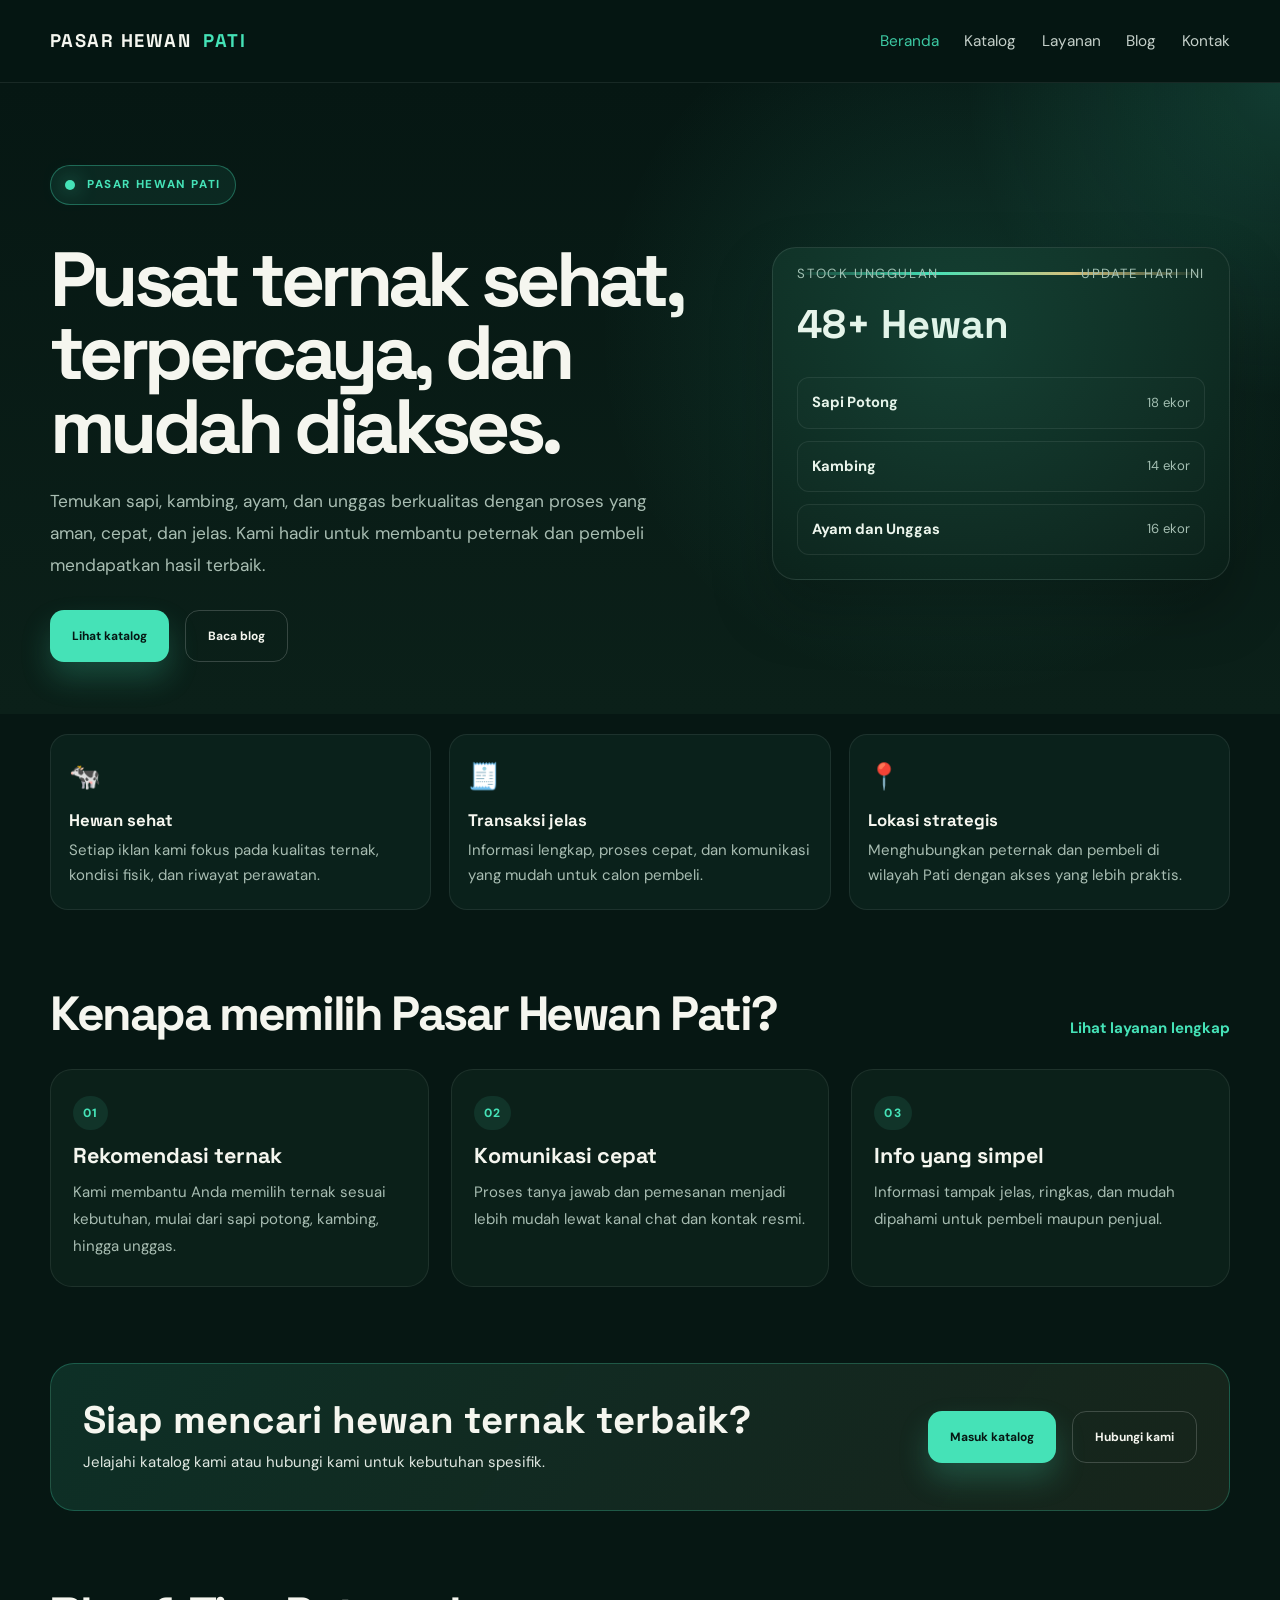
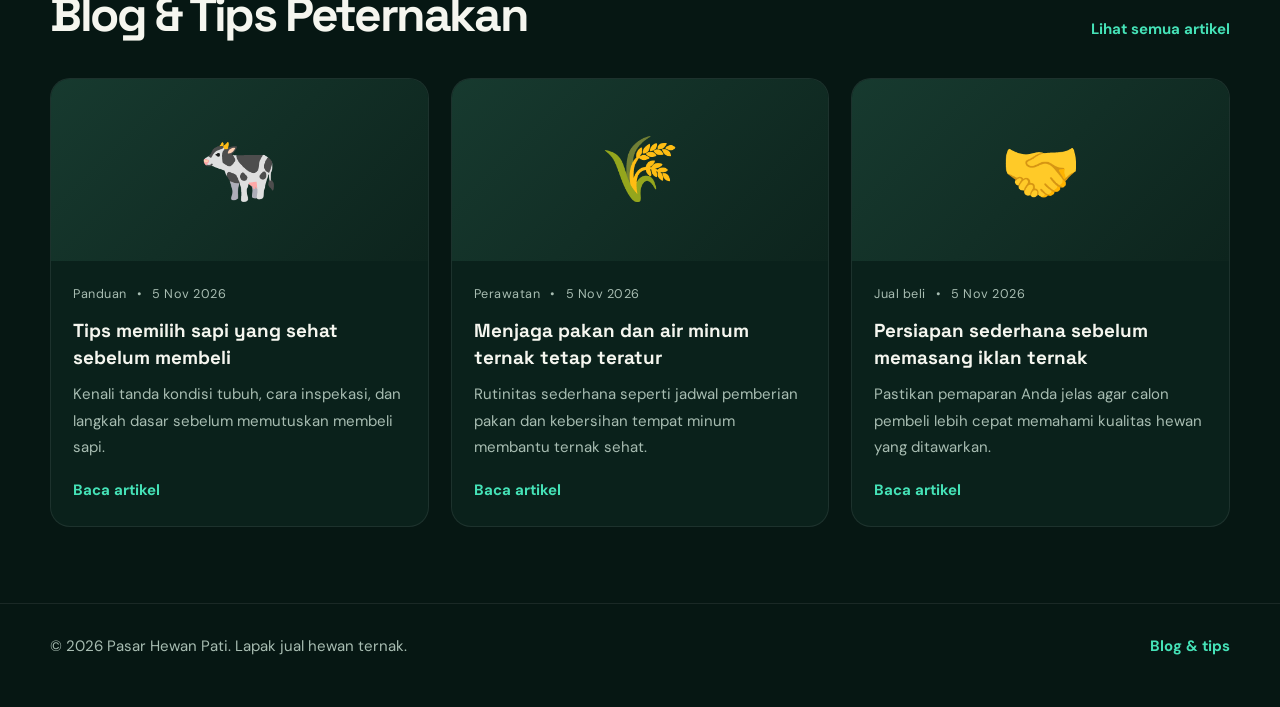
<file: index.html>
<!doctype html>
<html lang="id">
<head>
  <meta charset="utf-8">
  <meta name="viewport" content="width=device-width,initial-scale=1">
  <meta name="theme-color" content="#061713">
  <meta name="description" content="Pasar Hewan Pati adalah tempat jual beli hewan ternak, layanan kandang, dan panduan peternakan di Pati.">
  <title>Pasar Hewan Pati | Beranda</title>
  <link rel="preconnect" href="https://fonts.googleapis.com">
  <link rel="preconnect" href="https://fonts.gstatic.com" crossorigin>
  <link rel="stylesheet" href="https://fonts.googleapis.com/css2?family=DM+Sans:wght@400;500;600;700;800&family=Space+Grotesk:wght@400;500;600;700&display=swap">
  <link rel="stylesheet" href="assets/style.css">
  <style>
    body{margin:0;font-family:'DM Sans',sans-serif;background:#061713;color:#f5f6ef}
    a{text-decoration:none}
    .container{width:min(1180px,calc(100% - 34px));margin:0 auto}
    .site-header{position:sticky;top:0;z-index:20;background:rgba(6,23,19,.8);backdrop-filter:blur(12px);border-bottom:1px solid rgba(255,255,255,.08)}
    .nav-wrap{display:flex;align-items:center;justify-content:space-between;min-height:82px}
    .brand{font-family:'Space Grotesk',sans-serif;color:#f5f6ef;letter-spacing:.08em;font-size:1.15rem;font-weight:800}
    .brand span{color:#45e2b7}
    .nav-links{display:flex;align-items:center;gap:1.6rem}
    .nav-links a{font-size:.96rem;color:#dfe9e2;opacity:.88;transition:.2s}
    .nav-links a:hover,.nav-links a.active{color:#45e2b7}
    .menu-toggle{display:none}
    .hero{padding:82px 0 52px;background:radial-gradient(circle at top right,rgba(69,226,183,.18),transparent 22%),linear-gradient(180deg,#061713 0%,#0b2019 100%)}
    .hero-grid{display:grid;grid-template-columns:1.2fr .8fr;gap:36px;align-items:center}
    .eyebrow{display:inline-flex;align-items:center;gap:12px;padding:9px 14px;border:1px solid rgba(69,226,183,.35);border-radius:999px;background:rgba(69,226,183,.08);color:#45e2b7;font-size:.72rem;font-weight:800;letter-spacing:.14em;text-transform:uppercase}
    .eyebrow:before{content:"";display:block;width:10px;height:10px;border-radius:50%;background:#45e2b7;box-shadow:0 0 20px rgba(69,226,183,.7)}
    h1{margin:18px 0 14px;font-size:clamp(2.8rem,6vw,5.3rem);line-height:.96;letter-spacing:-.06em;font-family:'Space Grotesk',sans-serif}
    .lead{max-width:640px;color:#a8bdb2;font-size:1.08rem;line-height:1.85}
    .hero-actions{display:flex;gap:16px;flex-wrap:wrap;margin-top:28px}
    .btn{display:inline-flex;align-items:center;justify-content:center;padding:15px 22px;border-radius:14px;font-weight:700;transition:.2s}
    .btn-primary{background:#45e2b7;color:#061713;box-shadow:0 16px 30px rgba(69,226,183,.22)}
    .btn-secondary{border:1px solid rgba(255,255,255,.18);background:transparent;color:#f5f6ef}
    .hero-card{padding:24px;border:1px solid rgba(255,255,255,.1);border-radius:24px;background:linear-gradient(180deg,#0d281f,#0a1f18);box-shadow:0 28px 60px rgba(0,0,0,.25)}
    .hero-card .topline{display:flex;align-items:center;justify-content:space-between;color:#a8bdb2;font-size:.83rem;text-transform:uppercase;letter-spacing:.12em}
    .hero-card .price{margin:16px 0 18px;font-size:2.5rem;font-weight:800;color:#f5f6ef;font-family:'Space Grotesk',sans-serif}
    .mini-list{display:grid;gap:12px}
    .mini-item{display:flex;align-items:center;justify-content:space-between;padding:12px 14px;border:1px solid rgba(255,255,255,.08);border-radius:12px;background:rgba(255,255,255,.01)}
    .mini-item strong{font-size:.92rem}
    .mini-item span{color:#a8bdb2;font-size:.82rem}
    .feature-strip{padding:20px 0 0}
    .feature-row{display:grid;grid-template-columns:repeat(3,1fr);gap:18px}
    .feature-box{padding:20px 18px;border:1px solid rgba(255,255,255,.08);border-radius:18px;background:#0a211b}
    .feature-box .icon{font-size:1.6rem;margin-bottom:12px}
    .feature-box h3{margin:0 0 8px;font-size:1.05rem}
    .feature-box p{margin:0;color:#a8bdb2;line-height:1.7}
    .section-wrap{padding:76px 0}
    .section-head{display:flex;align-items:end;justify-content:space-between;gap:20px;margin-bottom:28px}
    .section-head h2{margin:0;font-size:clamp(2rem,4vw,3rem);font-family:'Space Grotesk',sans-serif;letter-spacing:-.05em}
    .section-head a{color:#45e2b7;font-weight:700}
    .cards-grid{display:grid;grid-template-columns:repeat(3,1fr);gap:22px}
    .info-card{padding:26px 22px;border-radius:22px;border:1px solid rgba(255,255,255,.08);background:#0b2019}
    .badge{display:inline-block;margin-bottom:14px;padding:7px 10px;border-radius:999px;background:rgba(69,226,183,.1);color:#45e2b7;font-size:.75rem;font-weight:800;letter-spacing:.1em;text-transform:uppercase}
    .info-card h3{margin:0 0 10px;font-size:1.35rem}
    .info-card p{margin:0;color:#a8bdb2;line-height:1.8}
    .cta-banner{padding:34px 32px;border:1px solid rgba(69,226,183,.25);border-radius:24px;background:linear-gradient(125deg,rgba(69,226,183,.12),rgba(227,191,120,.08));display:flex;align-items:center;justify-content:space-between;gap:18px;flex-wrap:wrap}
    .cta-banner h3{margin:0 0 8px;font-size:clamp(1.8rem,3vw,2.4rem)}
    .cta-banner p{margin:0;color:#dfe7e1}
    .blog-preview{margin-top:36px;display:grid;grid-template-columns:repeat(3,minmax(0,1fr));gap:22px}
    .blog-card{overflow:hidden;border-radius:20px;border:1px solid rgba(255,255,255,.08);background:#0a211b}
    .blog-thumb{min-height:182px;display:grid;place-items:center;background:linear-gradient(135deg,#173a2f,#0d241d);font-size:4rem}
    .blog-body{padding:22px}
    .blog-meta{display:flex;align-items:center;gap:10px;color:#a8bdb2;font-size:.79rem;letter-spacing:.04em}
    .blog-body h3{margin:12px 0 10px;font-size:1.18rem;line-height:1.45}
    .blog-body p{margin:0;color:#a8bdb2;line-height:1.75}
    .blog-link{display:inline-flex;margin-top:18px;color:#45e2b7;font-weight:700}
    .site-footer{border-top:1px solid rgba(255,255,255,.08);padding:30px 0 48px;background:#061713;color:#a8bdb2}
    .site-footer .container{display:flex;align-items:center;justify-content:space-between;gap:12px;flex-wrap:wrap}
    @media(max-width:900px){
      .hero-grid,.cards-grid,.blog-preview,.feature-row{grid-template-columns:1fr 1fr}
      .hero-grid{grid-template-columns:1fr}
      .nav-links{position:absolute;top:82px;right:17px;left:17px;display:none;flex-direction:column;align-items:flex-start;padding:18px;border:1px solid rgba(255,255,255,.08);border-radius:18px;background:#0a211b;box-shadow:0 22px 50px rgba(0,0,0,.25)}
      .nav-links.open{display:flex}
      .menu-toggle{display:block;width:44px;height:44px;border-radius:10px;border:1px solid rgba(255,255,255,.14);background:transparent;color:#f5f6ef;font-size:1.25rem;cursor:pointer}
      .cards-grid,.blog-preview,.feature-row{grid-template-columns:1fr}
    }
  </style>
</head>
<body>
  <header class="site-header">
    <div class="container nav-wrap">
      <a class="brand" href="index.html" aria-label="Pasar Hewan Pati - Beranda">PASAR HEWAN <span>PATI</span></a>
      <button class="menu-toggle" type="button" aria-label="Buka menu" aria-expanded="false">☰</button>
      <nav class="nav-links" aria-label="Navigasi utama">
        <a href="index.html" class="active">Beranda</a>
        <a href="katalog.html">Katalog</a>
        <a href="layanan.html">Layanan</a>
        <a href="blog.html">Blog</a>
        <a href="kontak.html">Kontak</a>
      </nav>
    </div>
  </header>

  <main>
    <section class="hero">
      <div class="container hero-grid">
        <div>
          <span class="eyebrow">Pasar Hewan Pati</span>
          <h1>Pusat ternak sehat, terpercaya, dan mudah diakses.</h1>
          <p class="lead">Temukan sapi, kambing, ayam, dan unggas berkualitas dengan proses yang aman, cepat, dan jelas. Kami hadir untuk membantu peternak dan pembeli mendapatkan hasil terbaik.</p>
          <div class="hero-actions">
            <a class="btn btn-primary" href="katalog.html">Lihat katalog</a>
            <a class="btn btn-secondary" href="blog.html">Baca blog</a>
          </div>
        </div>

        <div class="hero-card" aria-label="Ringkasan ternak unggulan">
          <div class="topline"><span>Stock Unggulan</span><span>Update hari ini</span></div>
          <div class="price">48+ Hewan</div>
          <div class="mini-list">
            <div class="mini-item">
              <strong>Sapi Potong</strong>
              <span>18 ekor</span>
            </div>
            <div class="mini-item">
              <strong>Kambing</strong>
              <span>14 ekor</span>
            </div>
            <div class="mini-item">
              <strong>Ayam dan Unggas</strong>
              <span>16 ekor</span>
            </div>
          </div>
        </div>
      </div>
    </section>

    <section class="feature-strip">
      <div class="container feature-row">
        <div class="feature-box">
          <div class="icon">🐄</div>
          <h3>Hewan sehat</h3>
          <p>Setiap iklan kami fokus pada kualitas ternak, kondisi fisik, dan riwayat perawatan.</p>
        </div>
        <div class="feature-box">
          <div class="icon">🧾</div>
          <h3>Transaksi jelas</h3>
          <p>Informasi lengkap, proses cepat, dan komunikasi yang mudah untuk calon pembeli.</p>
        </div>
        <div class="feature-box">
          <div class="icon">📍</div>
          <h3>Lokasi strategis</h3>
          <p>Menghubungkan peternak dan pembeli di wilayah Pati dengan akses yang lebih praktis.</p>
        </div>
      </div>
    </section>

    <section class="section-wrap">
      <div class="container">
        <div class="section-head">
          <h2>Kenapa memilih Pasar Hewan Pati?</h2>
          <a href="layanan.html">Lihat layanan lengkap</a>
        </div>

        <div class="cards-grid">
          <article class="info-card">
            <span class="badge">01</span>
            <h3>Rekomendasi ternak</h3>
            <p>Kami membantu Anda memilih ternak sesuai kebutuhan, mulai dari sapi potong, kambing, hingga unggas.</p>
          </article>
          <article class="info-card">
            <span class="badge">02</span>
            <h3>Komunikasi cepat</h3>
            <p>Proses tanya jawab dan pemesanan menjadi lebih mudah lewat kanal chat dan kontak resmi.</p>
          </article>
          <article class="info-card">
            <span class="badge">03</span>
            <h3>Info yang simpel</h3>
            <p>Informasi tampak jelas, ringkas, dan mudah dipahami untuk pembeli maupun penjual.</p>
          </article>
        </div>
      </div>
    </section>

    <section class="section-wrap" style="padding-top:0">
      <div class="container">
        <div class="cta-banner">
          <div>
            <h3>Siap mencari hewan ternak terbaik?</h3>
            <p>Jelajahi katalog kami atau hubungi kami untuk kebutuhan spesifik.</p>
          </div>
          <div class="hero-actions" style="margin-top:0">
            <a class="btn btn-primary" href="katalog.html">Masuk katalog</a>
            <a class="btn btn-secondary" href="kontak.html">Hubungi kami</a>
          </div>
        </div>
      </div>
    </section>

    <section class="section-wrap" style="padding-top:0">
      <div class="container">
        <div class="section-head">
          <h2>Blog & Tips Peternakan</h2>
          <a href="blog.html">Lihat semua artikel</a>
        </div>

        <div class="blog-preview">
          <article class="blog-card">
            <div class="blog-thumb" aria-hidden="true">🐄</div>
            <div class="blog-body">
              <div class="blog-meta"><span>Panduan</span><span>•</span><time>5 Nov 2026</time></div>
              <h3>Tips memilih sapi yang sehat sebelum membeli</h3>
              <p>Kenali tanda kondisi tubuh, cara inspekasi, dan langkah dasar sebelum memutuskan membeli sapi.</p>
              <a class="blog-link" href="blog.html">Baca artikel</a>
            </div>
          </article>

          <article class="blog-card">
            <div class="blog-thumb" aria-hidden="true">🌾</div>
            <div class="blog-body">
              <div class="blog-meta"><span>Perawatan</span><span>•</span><time>5 Nov 2026</time></div>
              <h3>Menjaga pakan dan air minum ternak tetap teratur</h3>
              <p>Rutinitas sederhana seperti jadwal pemberian pakan dan kebersihan tempat minum membantu ternak sehat.</p>
              <a class="blog-link" href="blog.html">Baca artikel</a>
            </div>
          </article>

          <article class="blog-card">
            <div class="blog-thumb" aria-hidden="true">🤝</div>
            <div class="blog-body">
              <div class="blog-meta"><span>Jual beli</span><span>•</span><time>5 Nov 2026</time></div>
              <h3>Persiapan sederhana sebelum memasang iklan ternak</h3>
              <p>Pastikan pemaparan Anda jelas agar calon pembeli lebih cepat memahami kualitas hewan yang ditawarkan.</p>
              <a class="blog-link" href="blog.html">Baca artikel</a>
            </div>
          </article>
        </div>
      </div>
    </section>
  </main>

  <footer class="site-footer">
    <div class="container">
      <p>© <span id="year">2026</span> Pasar Hewan Pati. Lapak jual hewan ternak.</p>
      <a href="blog.html" style="color:#45e2b7;font-weight:700">Blog & tips</a>
    </div>
  </footer>

  <script src="assets/script.js"></script>
  <script>
    document.querySelector('#year').textContent = new Date().getFullYear();
    const menuButton = document.querySelector('.menu-toggle');
    const nav = document.querySelector('.nav-links');
    if (menuButton && nav) {
      menuButton.addEventListener('click', () => {
        nav.classList.toggle('open');
        menuButton.setAttribute('aria-expanded', nav.classList.contains('open') ? 'true' : 'false');
      });
    }
  </script>
</body>
</html>
</file>
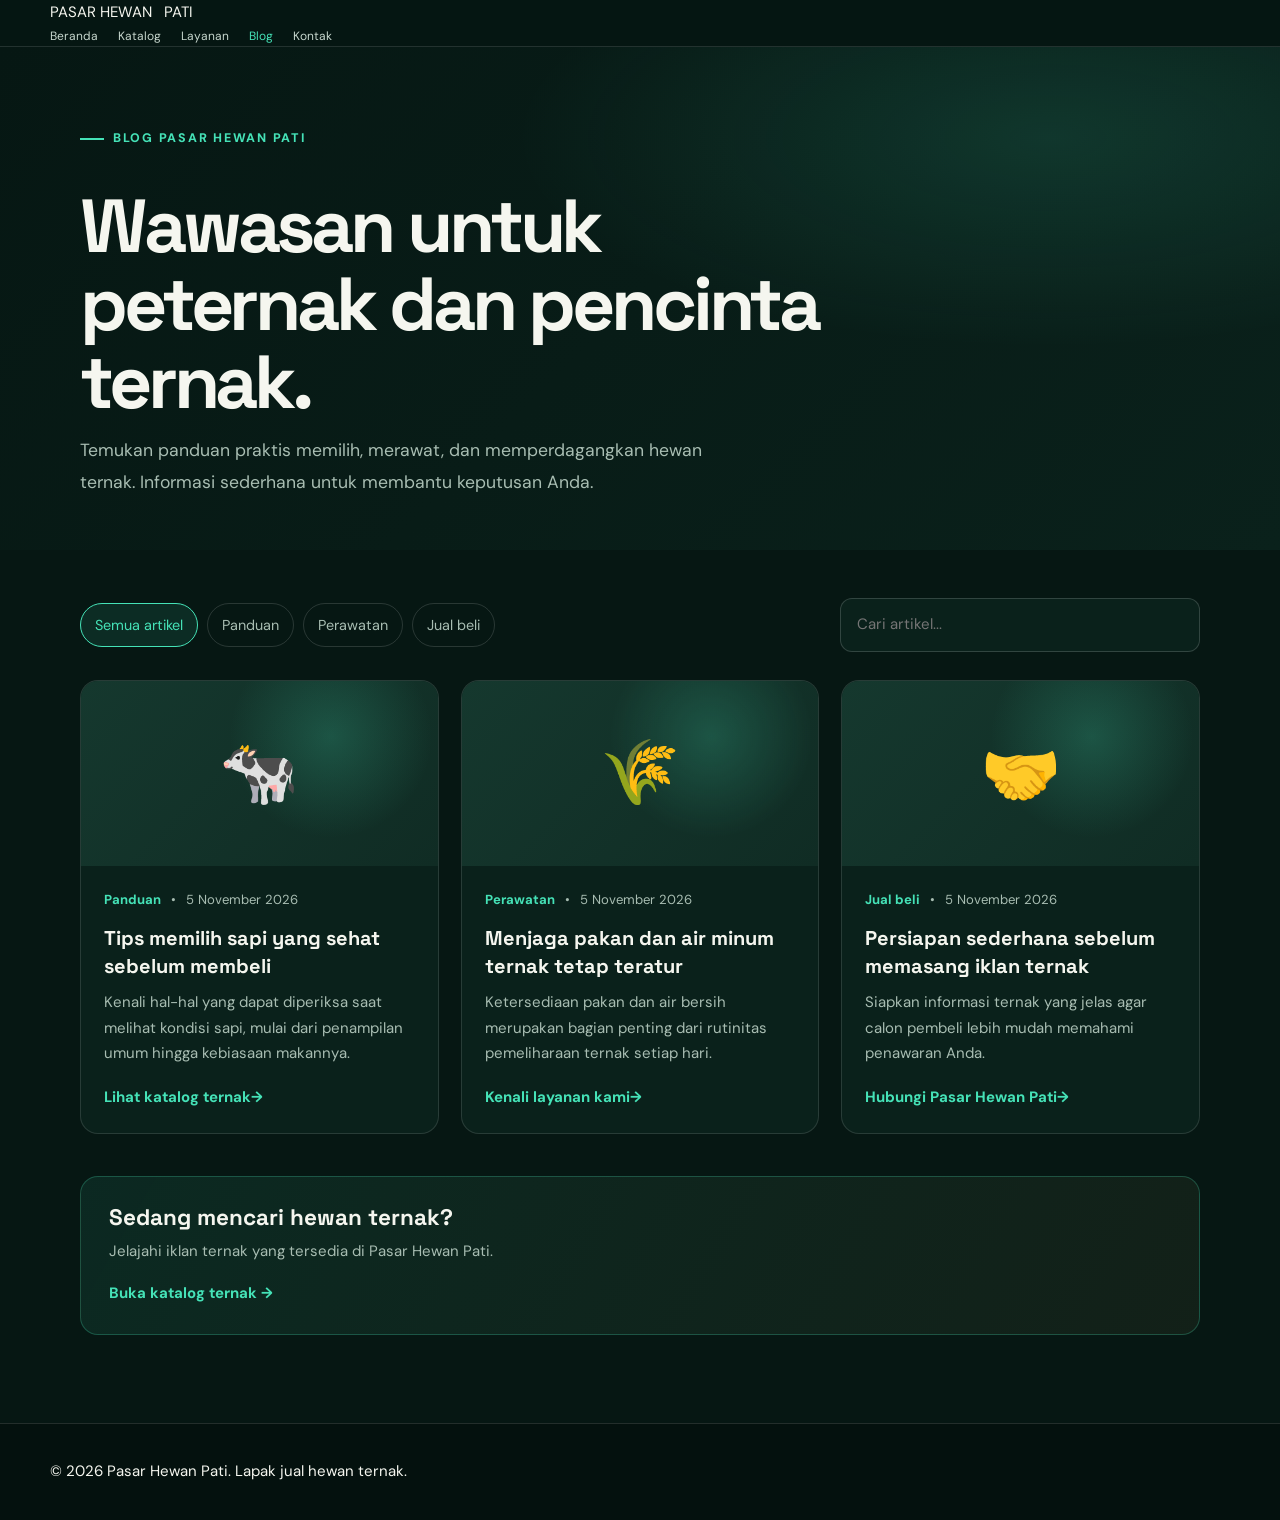
<file: blog.html>
<!doctype html>
<html lang="id">
<head>
  <meta charset="utf-8">
  <meta name="viewport" content="width=device-width, initial-scale=1">
  <meta name="theme-color" content="#061713">
  <meta name="description" content="Artikel dan panduan seputar jual beli hewan ternak, tips memilih ternak, serta informasi peternakan dari Pasar Hewan Pati.">
  <title>Blog & Tips Peternakan | Pasar Hewan Pati</title>
  <link rel="canonical" href="https://pasarhewanpati.com/blog.html">
  <link rel="stylesheet" href="assets/style.css">
  <style>
    .blog-hero{padding:76px 0 52px;background:radial-gradient(ellipse at 82% 18%,rgba(69,226,183,.13),transparent 36%),linear-gradient(135deg,#061713,#0a211b)}
    .blog-wrap{width:min(1120px,calc(100% - 40px));margin:auto}
    .eyebrow{display:inline-flex;align-items:center;gap:9px;color:#45e2b7;font-size:.78rem;font-weight:800;letter-spacing:.14em;text-transform:uppercase}
    .eyebrow:before{content:"";width:24px;height:2px;background:#45e2b7}
    .blog-hero h1{max-width:760px;margin:17px 0 14px;color:#f5f6ef;font-size:clamp(2.5rem,6vw,4.7rem);line-height:1.04;letter-spacing:-.055em}
    .blog-hero p{max-width:650px;margin:0;color:#a8bdb2;font-size:1.1rem;line-height:1.8}
    .blog-main{padding:48px 0 88px;background:#061713;min-height:60vh}
    .blog-tools{display:flex;align-items:center;justify-content:space-between;gap:18px;margin-bottom:28px;flex-wrap:wrap}
    .blog-tools label{position:absolute;width:1px;height:1px;padding:0;margin:-1px;overflow:hidden;clip:rect(0,0,0,0);white-space:nowrap;border:0}
    .blog-search{width:min(100%,360px);padding:13px 16px;border:1px solid rgba(255,255,255,.16);border-radius:12px;background:#0a211b;color:#f5f6ef;font:inherit;outline:none}
    .blog-search:focus{border-color:#45e2b7;box-shadow:0 0 0 3px rgba(69,226,183,.13)}
    .filters{display:flex;gap:9px;flex-wrap:wrap}
    .filter{padding:9px 14px;border:1px solid rgba(255,255,255,.14);border-radius:999px;background:transparent;color:#a8bdb2;font:inherit;font-size:.9rem;cursor:pointer}
    .filter:hover,.filter.active{border-color:#45e2b7;background:rgba(69,226,183,.1);color:#45e2b7}
    .article-grid{display:grid;grid-template-columns:repeat(3,minmax(0,1fr));gap:22px}
    .article-card{overflow:hidden;border:1px solid rgba(255,255,255,.12);border-radius:18px;background:#0a211b;transition:transform .2s,border-color .2s}
    .article-card:hover{transform:translateY(-4px);border-color:rgba(69,226,183,.55)}
    .article-art{display:grid;place-items:center;min-height:185px;background:radial-gradient(circle at 70% 30%,rgba(69,226,183,.2),transparent 36%),linear-gradient(135deg,#15382e,#102c24);font-size:4rem}
    .article-content{padding:23px}
    .article-meta{display:flex;gap:10px;align-items:center;color:#a8bdb2;font-size:.82rem}
    .article-category{color:#45e2b7;font-weight:700}
    .article-card h2{margin:13px 0 10px;color:#f5f6ef;font-size:1.25rem;line-height:1.4}
    .article-card p{margin:0;color:#a8bdb2;line-height:1.7}
    .read-link{display:inline-flex;margin-top:18px;color:#45e2b7;font-weight:700;text-decoration:none}
    .read-link:hover{text-decoration:underline}
    .empty-state{display:none;padding:36px 0;color:#a8bdb2;text-align:center}
    .blog-cta{margin-top:42px;padding:28px;border:1px solid rgba(69,226,183,.25);border-radius:18px;background:linear-gradient(120deg,rgba(69,226,183,.09),rgba(227,191,120,.06));color:#f5f6ef}
    .blog-cta h2{margin:0 0 8px}.blog-cta p{margin:0 0 16px;color:#a8bdb2}.blog-cta a{color:#45e2b7;font-weight:700}
    @media(max-width:800px){.article-grid{grid-template-columns:repeat(2,minmax(0,1fr))}}
    @media(max-width:560px){.blog-hero{padding:58px 0 40px}.blog-wrap{width:min(100% - 28px,1120px)}.article-grid{grid-template-columns:1fr}.article-art{min-height:150px}.blog-tools{align-items:stretch}.blog-search{width:100%}}
  </style>
</head>
<body>
  <header class="site-header">
    <div class="container nav-wrap">
      <a class="brand" href="index.html" aria-label="Pasar Hewan Pati - Beranda">PASAR HEWAN <span>PATI</span></a>
      <button class="menu-toggle" type="button" aria-label="Buka menu" aria-expanded="false">☰</button>
      <nav class="nav-links" aria-label="Navigasi utama">
        <a href="index.html">Beranda</a>
        <a href="katalog.html">Katalog</a>
        <a href="layanan.html">Layanan</a>
        <a href="blog.html" aria-current="page">Blog</a>
        <a href="kontak.html">Kontak</a>
      </nav>
    </div>
  </header>

  <main>
    <section class="blog-hero">
      <div class="blog-wrap">
        <span class="eyebrow">Blog Pasar Hewan Pati</span>
        <h1>Wawasan untuk peternak dan pencinta ternak.</h1>
        <p>Temukan panduan praktis memilih, merawat, dan memperdagangkan hewan ternak. Informasi sederhana untuk membantu keputusan Anda.</p>
      </div>
    </section>

    <section class="blog-main" aria-label="Artikel blog">
      <div class="blog-wrap">
        <div class="blog-tools">
          <div class="filters" role="group" aria-label="Filter kategori artikel">
            <button class="filter active" type="button" data-filter="all" aria-pressed="true">Semua artikel</button>
            <button class="filter" type="button" data-filter="panduan" aria-pressed="false">Panduan</button>
            <button class="filter" type="button" data-filter="perawatan" aria-pressed="false">Perawatan</button>
            <button class="filter" type="button" data-filter="pasar" aria-pressed="false">Jual beli</button>
          </div>
          <label for="blogSearch">Cari artikel</label>
          <input class="blog-search" id="blogSearch" type="search" placeholder="Cari artikel..." autocomplete="off">
        </div>

        <div class="article-grid" id="articleGrid">
          <article class="article-card" data-category="panduan">
            <div class="article-art" aria-hidden="true">🐄</div>
            <div class="article-content">
              <div class="article-meta"><span class="article-category">Panduan</span><span>•</span><time datetime="2026-11-05">5 November 2026</time></div>
              <h2>Tips memilih sapi yang sehat sebelum membeli</h2>
              <p>Kenali hal-hal yang dapat diperiksa saat melihat kondisi sapi, mulai dari penampilan umum hingga kebiasaan makannya.</p>
              <a class="read-link" href="katalog.html">Lihat katalog ternak <span aria-hidden="true"> →</span></a>
            </div>
          </article>
          <article class="article-card" data-category="perawatan">
            <div class="article-art" aria-hidden="true">🌾</div>
            <div class="article-content">
              <div class="article-meta"><span class="article-category">Perawatan</span><span>•</span><time datetime="2026-11-05">5 November 2026</time></div>
              <h2>Menjaga pakan dan air minum ternak tetap teratur</h2>
              <p>Ketersediaan pakan dan air bersih merupakan bagian penting dari rutinitas pemeliharaan ternak setiap hari.</p>
              <a class="read-link" href="layanan.html">Kenali layanan kami <span aria-hidden="true"> →</span></a>
            </div>
          </article>
          <article class="article-card" data-category="pasar">
            <div class="article-art" aria-hidden="true">🤝</div>
            <div class="article-content">
              <div class="article-meta"><span class="article-category">Jual beli</span><span>•</span><time datetime="2026-11-05">5 November 2026</time></div>
              <h2>Persiapan sederhana sebelum memasang iklan ternak</h2>
              <p>Siapkan informasi ternak yang jelas agar calon pembeli lebih mudah memahami penawaran Anda.</p>
              <a class="read-link" href="kontak.html">Hubungi Pasar Hewan Pati <span aria-hidden="true"> →</span></a>
            </div>
          </article>
        </div>
        <p class="empty-state" id="emptyState" role="status">Artikel tidak ditemukan. Coba kata kunci atau kategori lain.</p>

        <aside class="blog-cta">
          <h2>Sedang mencari hewan ternak?</h2>
          <p>Jelajahi iklan ternak yang tersedia di Pasar Hewan Pati.</p>
          <a href="katalog.html">Buka katalog ternak →</a>
        </aside>
      </div>
    </section>
  </main>

  <footer class="site-footer">
    <div class="container"><p>© <span id="year">2026</span> Pasar Hewan Pati. Lapak jual hewan ternak.</p></div>
  </footer>
  <script src="assets/script.js"></script>
  <script>
    const searchInput=document.querySelector('#blogSearch');
    const filterButtons=[...document.querySelectorAll('.filter')];
    const cards=[...document.querySelectorAll('.article-card')];
    const emptyState=document.querySelector('#emptyState');
    let selectedCategory='all';
    function updateArticles(){
      const query=(searchInput.value||'').trim().toLocaleLowerCase('id');
      let visible=0;
      cards.forEach(card=>{
        const matchesCategory=selectedCategory==='all'||card.dataset.category===selectedCategory;
        const matchesQuery=!query||card.textContent.toLocaleLowerCase('id').includes(query);
        card.hidden=!(matchesCategory&&matchesQuery);
        if(!card.hidden)visible++;
      });
      emptyState.style.display=visible?'none':'block';
    }
    filterButtons.forEach(button=>button.addEventListener('click',()=>{
      selectedCategory=button.dataset.filter;
      filterButtons.forEach(item=>{const active=item===button;item.classList.toggle('active',active);item.setAttribute('aria-pressed',String(active));});
      updateArticles();
    }));
    searchInput.addEventListener('input',updateArticles);
    document.querySelector('#year').textContent=new Date().getFullYear();
  </script>
</body>
</html>
</file>
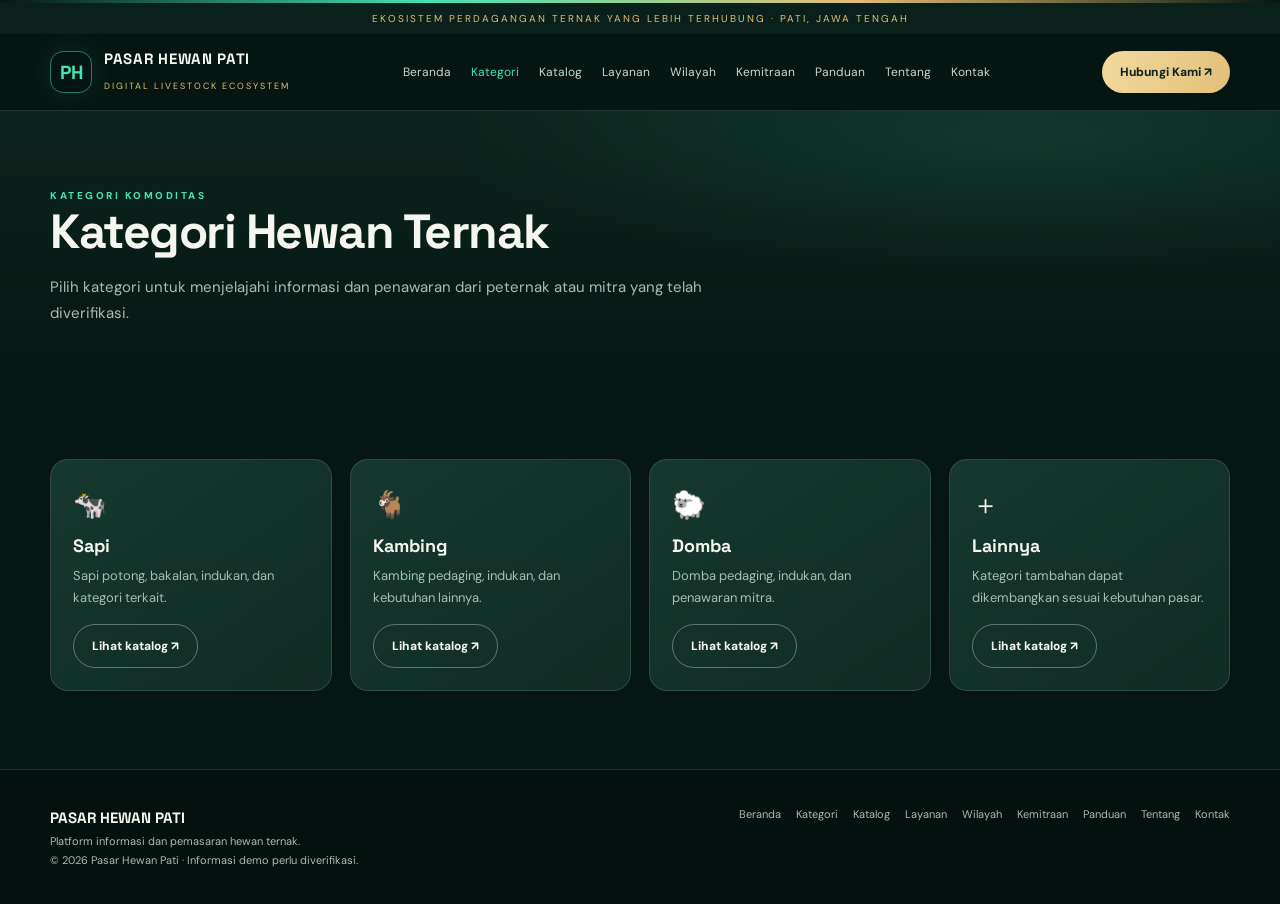
<file: kategori.html>
<!doctype html><html lang="id"><head><meta charset="utf-8"><meta name="viewport" content="width=device-width,initial-scale=1"><meta name="theme-color" content="#061713"><meta name="description" content="Kategori hewan ternak dalam ekosistem Pasar Hewan Pati."><title>Kategori | PASAR HEWAN PATI</title><link rel="stylesheet" href="assets/style.css"></head><body><div class="topline"></div><div class="announcement">Ekosistem perdagangan ternak yang lebih terhubung · Pati, Jawa Tengah</div><header><div class="container nav"><a class="brand" href="index.html"><span class="brand-mark">PH</span><span><span class="brand-name">PASAR HEWAN PATI</span><br><span class="brand-sub">DIGITAL LIVESTOCK ECOSYSTEM</span></span></a><button class="menu-toggle" aria-label="Buka menu" aria-expanded="false">☰</button><nav class="nav-links"><a href="index.html">Beranda</a><a href="kategori.html" class="active">Kategori</a><a href="katalog.html">Katalog</a><a href="layanan.html">Layanan</a><a href="wilayah.html">Wilayah</a><a href="kemitraan.html">Kemitraan</a><a href="panduan.html">Panduan</a><a href="tentang.html">Tentang</a><a href="kontak.html">Kontak</a></nav><a class="btn nav-cta" href="kontak.html">Hubungi Kami ↗</a></div></header><div class="page-hero"><div class="container"><div class="kicker">Kategori komoditas</div><h1>Kategori Hewan Ternak</h1><p>Pilih kategori untuk menjelajahi informasi dan penawaran dari peternak atau mitra yang telah diverifikasi.</p></div></div><main><section><div class="container grid four"><div class="card"><div class="icon">🐄</div><h3>Sapi</h3><p>Sapi potong, bakalan, indukan, dan kategori terkait.</p><p style="margin-top:15px"><a class="btn-outline" href="katalog.html">Lihat katalog ↗</a></p></div><div class="card"><div class="icon">🐐</div><h3>Kambing</h3><p>Kambing pedaging, indukan, dan kebutuhan lainnya.</p><p style="margin-top:15px"><a class="btn-outline" href="katalog.html">Lihat katalog ↗</a></p></div><div class="card"><div class="icon">🐑</div><h3>Domba</h3><p>Domba pedaging, indukan, dan penawaran mitra.</p><p style="margin-top:15px"><a class="btn-outline" href="katalog.html">Lihat katalog ↗</a></p></div><div class="card"><div class="icon">＋</div><h3>Lainnya</h3><p>Kategori tambahan dapat dikembangkan sesuai kebutuhan pasar.</p><p style="margin-top:15px"><a class="btn-outline" href="katalog.html">Lihat katalog ↗</a></p></div></div></section></main><footer><div class="container footer-row"><div><strong style="font-family:'Space Grotesk'">PASAR HEWAN PATI</strong><p>Platform informasi dan pemasaran hewan ternak.</p><p>© 2026 Pasar Hewan Pati · Informasi demo perlu diverifikasi.</p></div><div class="footer-links"><a href="index.html">Beranda</a><a href="kategori.html">Kategori</a><a href="katalog.html">Katalog</a><a href="layanan.html">Layanan</a><a href="wilayah.html">Wilayah</a><a href="kemitraan.html">Kemitraan</a><a href="panduan.html">Panduan</a><a href="tentang.html">Tentang</a><a href="kontak.html">Kontak</a></div></div></footer><script src="assets/script.js"></script></body></html>
</file>
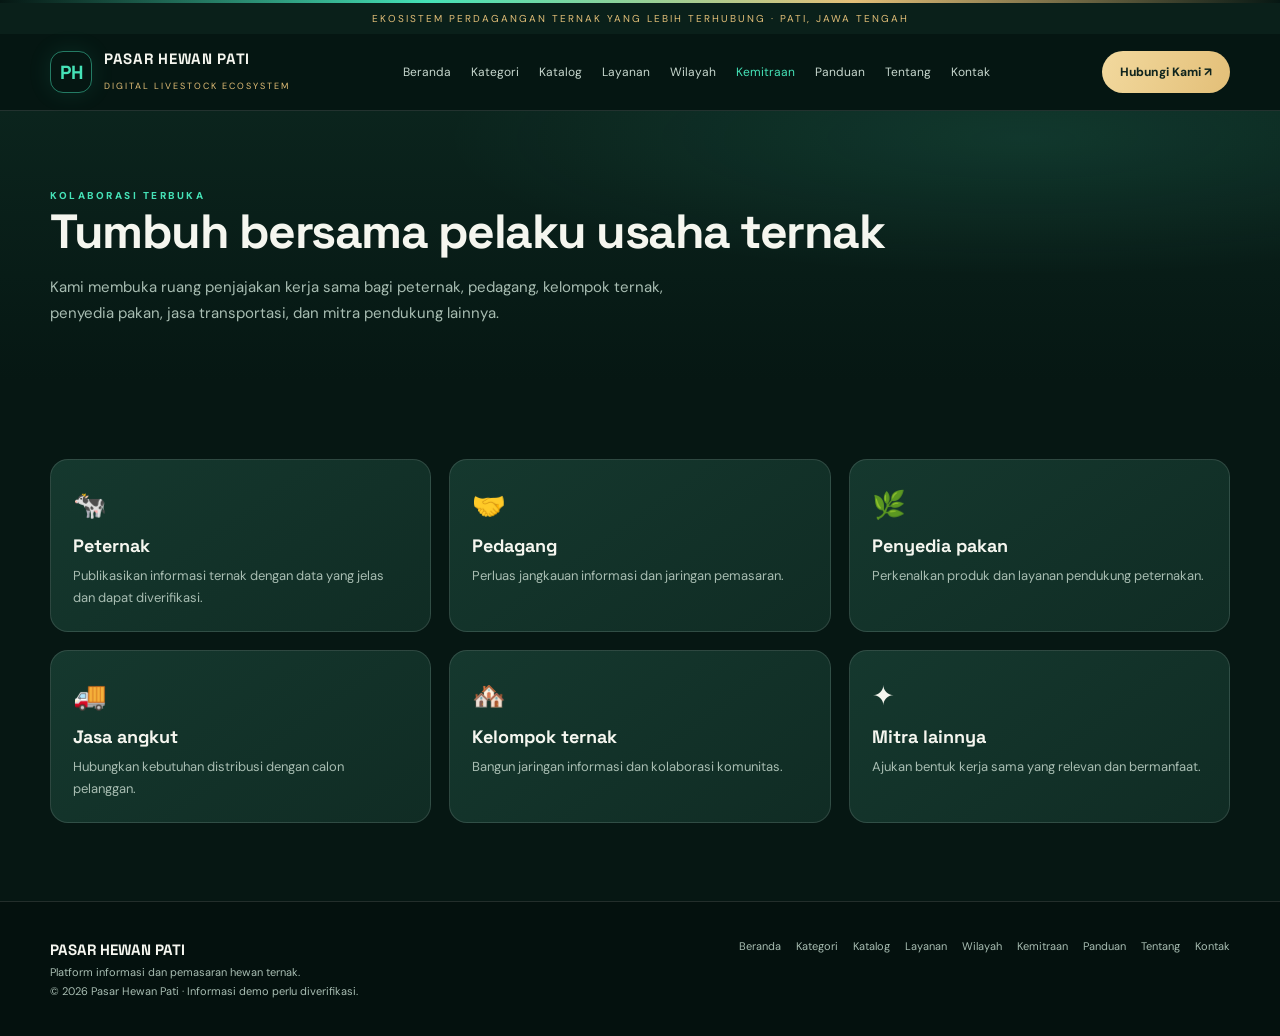
<file: kemitraan.html>
<!doctype html><html lang="id"><head><meta charset="utf-8"><meta name="viewport" content="width=device-width,initial-scale=1"><meta name="theme-color" content="#061713"><meta name="description" content="Peluang kemitraan untuk ekosistem peternakan Pati."><title>Kemitraan | PASAR HEWAN PATI</title><link rel="stylesheet" href="assets/style.css"></head><body><div class="topline"></div><div class="announcement">Ekosistem perdagangan ternak yang lebih terhubung · Pati, Jawa Tengah</div><header><div class="container nav"><a class="brand" href="index.html"><span class="brand-mark">PH</span><span><span class="brand-name">PASAR HEWAN PATI</span><br><span class="brand-sub">DIGITAL LIVESTOCK ECOSYSTEM</span></span></a><button class="menu-toggle" aria-label="Buka menu" aria-expanded="false">☰</button><nav class="nav-links"><a href="index.html">Beranda</a><a href="kategori.html">Kategori</a><a href="katalog.html">Katalog</a><a href="layanan.html">Layanan</a><a href="wilayah.html">Wilayah</a><a href="kemitraan.html" class="active">Kemitraan</a><a href="panduan.html">Panduan</a><a href="tentang.html">Tentang</a><a href="kontak.html">Kontak</a></nav><a class="btn nav-cta" href="kontak.html">Hubungi Kami ↗</a></div></header><div class="page-hero"><div class="container"><div class="kicker">Kolaborasi terbuka</div><h1>Tumbuh bersama pelaku usaha ternak</h1><p>Kami membuka ruang penjajakan kerja sama bagi peternak, pedagang, kelompok ternak, penyedia pakan, jasa transportasi, dan mitra pendukung lainnya.</p></div></div><main><section><div class="container grid"><div class="card"><div class="icon">🐄</div><h3>Peternak</h3><p>Publikasikan informasi ternak dengan data yang jelas dan dapat diverifikasi.</p></div><div class="card"><div class="icon">🤝</div><h3>Pedagang</h3><p>Perluas jangkauan informasi dan jaringan pemasaran.</p></div><div class="card"><div class="icon">🌿</div><h3>Penyedia pakan</h3><p>Perkenalkan produk dan layanan pendukung peternakan.</p></div><div class="card"><div class="icon">🚚</div><h3>Jasa angkut</h3><p>Hubungkan kebutuhan distribusi dengan calon pelanggan.</p></div><div class="card"><div class="icon">🏘️</div><h3>Kelompok ternak</h3><p>Bangun jaringan informasi dan kolaborasi komunitas.</p></div><div class="card"><div class="icon">✦</div><h3>Mitra lainnya</h3><p>Ajukan bentuk kerja sama yang relevan dan bermanfaat.</p></div></div></section></main><footer><div class="container footer-row"><div><strong style="font-family:'Space Grotesk'">PASAR HEWAN PATI</strong><p>Platform informasi dan pemasaran hewan ternak.</p><p>© 2026 Pasar Hewan Pati · Informasi demo perlu diverifikasi.</p></div><div class="footer-links"><a href="index.html">Beranda</a><a href="kategori.html">Kategori</a><a href="katalog.html">Katalog</a><a href="layanan.html">Layanan</a><a href="wilayah.html">Wilayah</a><a href="kemitraan.html">Kemitraan</a><a href="panduan.html">Panduan</a><a href="tentang.html">Tentang</a><a href="kontak.html">Kontak</a></div></div></footer><script src="assets/script.js"></script></body></html>
</file>
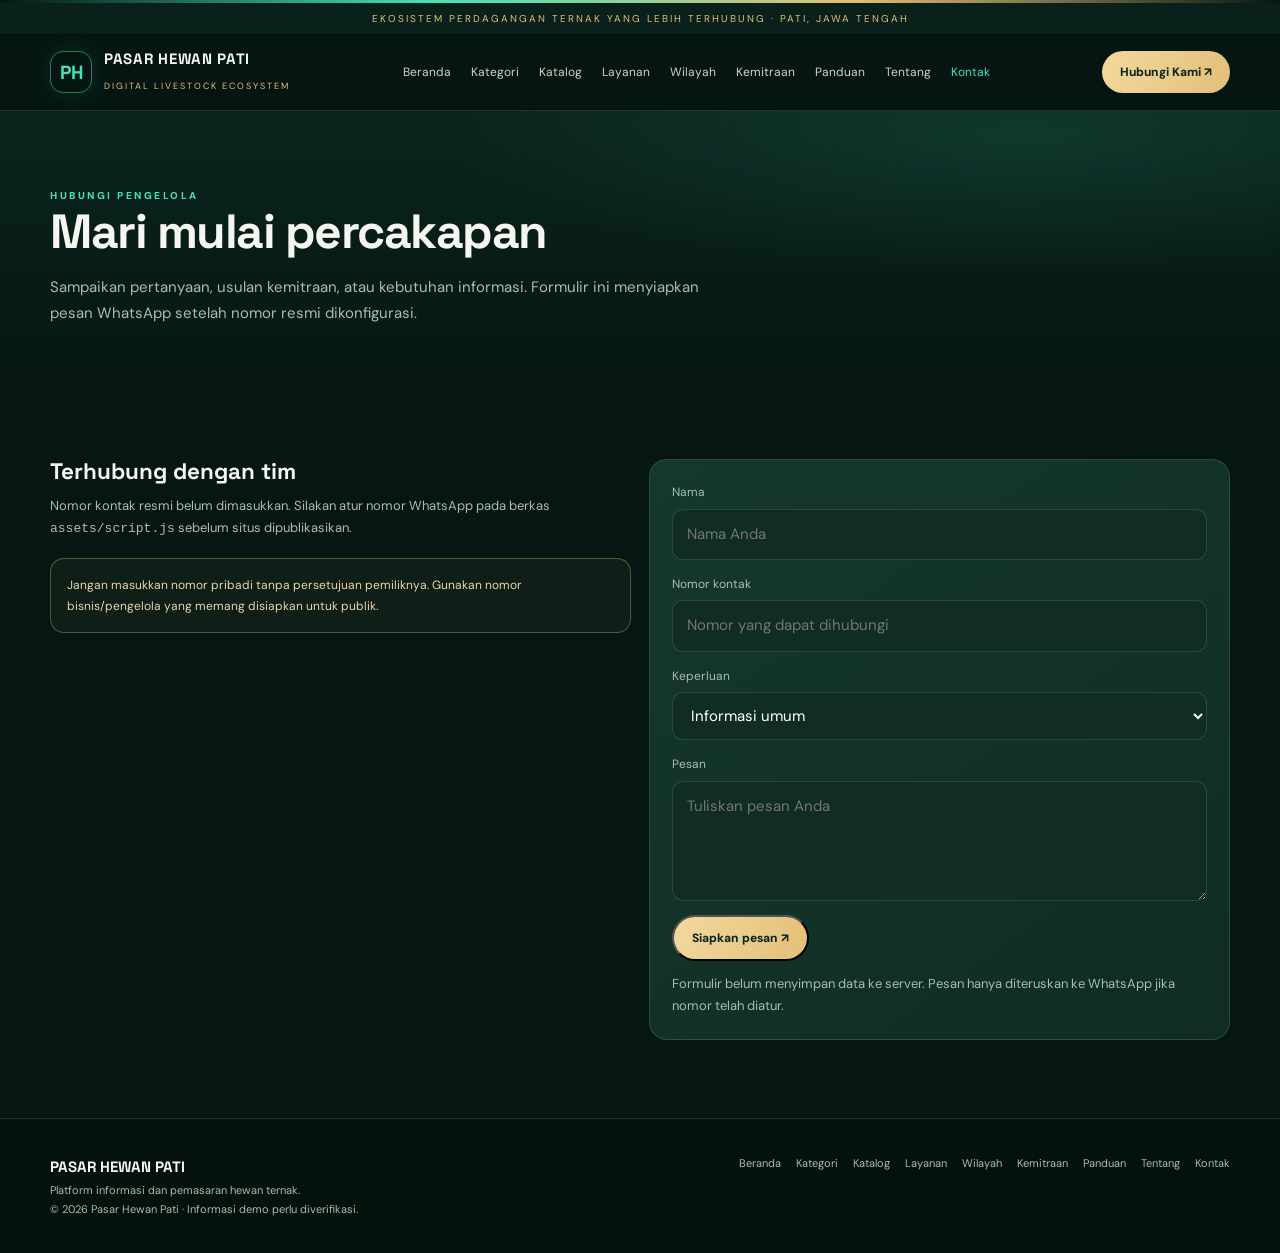
<file: kontak.html>
<!doctype html><html lang="id"><head><meta charset="utf-8"><meta name="viewport" content="width=device-width,initial-scale=1"><meta name="theme-color" content="#061713"><meta name="description" content="Hubungi pengelola Pasar Hewan Pati."><title>Kontak | PASAR HEWAN PATI</title><link rel="stylesheet" href="assets/style.css"></head><body><div class="topline"></div><div class="announcement">Ekosistem perdagangan ternak yang lebih terhubung · Pati, Jawa Tengah</div><header><div class="container nav"><a class="brand" href="index.html"><span class="brand-mark">PH</span><span><span class="brand-name">PASAR HEWAN PATI</span><br><span class="brand-sub">DIGITAL LIVESTOCK ECOSYSTEM</span></span></a><button class="menu-toggle" aria-label="Buka menu" aria-expanded="false">☰</button><nav class="nav-links"><a href="index.html">Beranda</a><a href="kategori.html">Kategori</a><a href="katalog.html">Katalog</a><a href="layanan.html">Layanan</a><a href="wilayah.html">Wilayah</a><a href="kemitraan.html">Kemitraan</a><a href="panduan.html">Panduan</a><a href="tentang.html">Tentang</a><a href="kontak.html" class="active">Kontak</a></nav><a class="btn nav-cta" href="kontak.html">Hubungi Kami ↗</a></div></header><div class="page-hero"><div class="container"><div class="kicker">Hubungi pengelola</div><h1>Mari mulai percakapan</h1><p>Sampaikan pertanyaan, usulan kemitraan, atau kebutuhan informasi. Formulir ini menyiapkan pesan WhatsApp setelah nomor resmi dikonfigurasi.</p></div></div><main><section><div class="container grid two"><div><h2>Terhubung dengan tim</h2><p class="section-desc">Nomor kontak resmi belum dimasukkan. Silakan atur nomor WhatsApp pada berkas <code>assets/script.js</code> sebelum situs dipublikasikan.</p><div class="notice">Jangan masukkan nomor pribadi tanpa persetujuan pemiliknya. Gunakan nomor bisnis/pengelola yang memang disiapkan untuk publik.</div></div><form class="card" id="contactForm"><div class="field"><label>Nama</label><input name="name" required placeholder="Nama Anda"></div><div class="field"><label>Nomor kontak</label><input name="contact" required placeholder="Nomor yang dapat dihubungi"></div><div class="field"><label>Keperluan</label><select name="purpose"><option>Informasi umum</option><option>Penawaran hewan</option><option>Kemitraan</option><option>Layanan pendukung</option></select></div><div class="field"><label>Pesan</label><textarea name="message" required placeholder="Tuliskan pesan Anda"></textarea></div><button class="btn" type="submit">Siapkan pesan ↗</button><p class="small" style="margin-top:12px">Formulir belum menyimpan data ke server. Pesan hanya diteruskan ke WhatsApp jika nomor telah diatur.</p></form></div></section></main><footer><div class="container footer-row"><div><strong style="font-family:'Space Grotesk'">PASAR HEWAN PATI</strong><p>Platform informasi dan pemasaran hewan ternak.</p><p>© 2026 Pasar Hewan Pati · Informasi demo perlu diverifikasi.</p></div><div class="footer-links"><a href="index.html">Beranda</a><a href="kategori.html">Kategori</a><a href="katalog.html">Katalog</a><a href="layanan.html">Layanan</a><a href="wilayah.html">Wilayah</a><a href="kemitraan.html">Kemitraan</a><a href="panduan.html">Panduan</a><a href="tentang.html">Tentang</a><a href="kontak.html">Kontak</a></div></div></footer><script src="assets/script.js"></script></body></html>
</file>
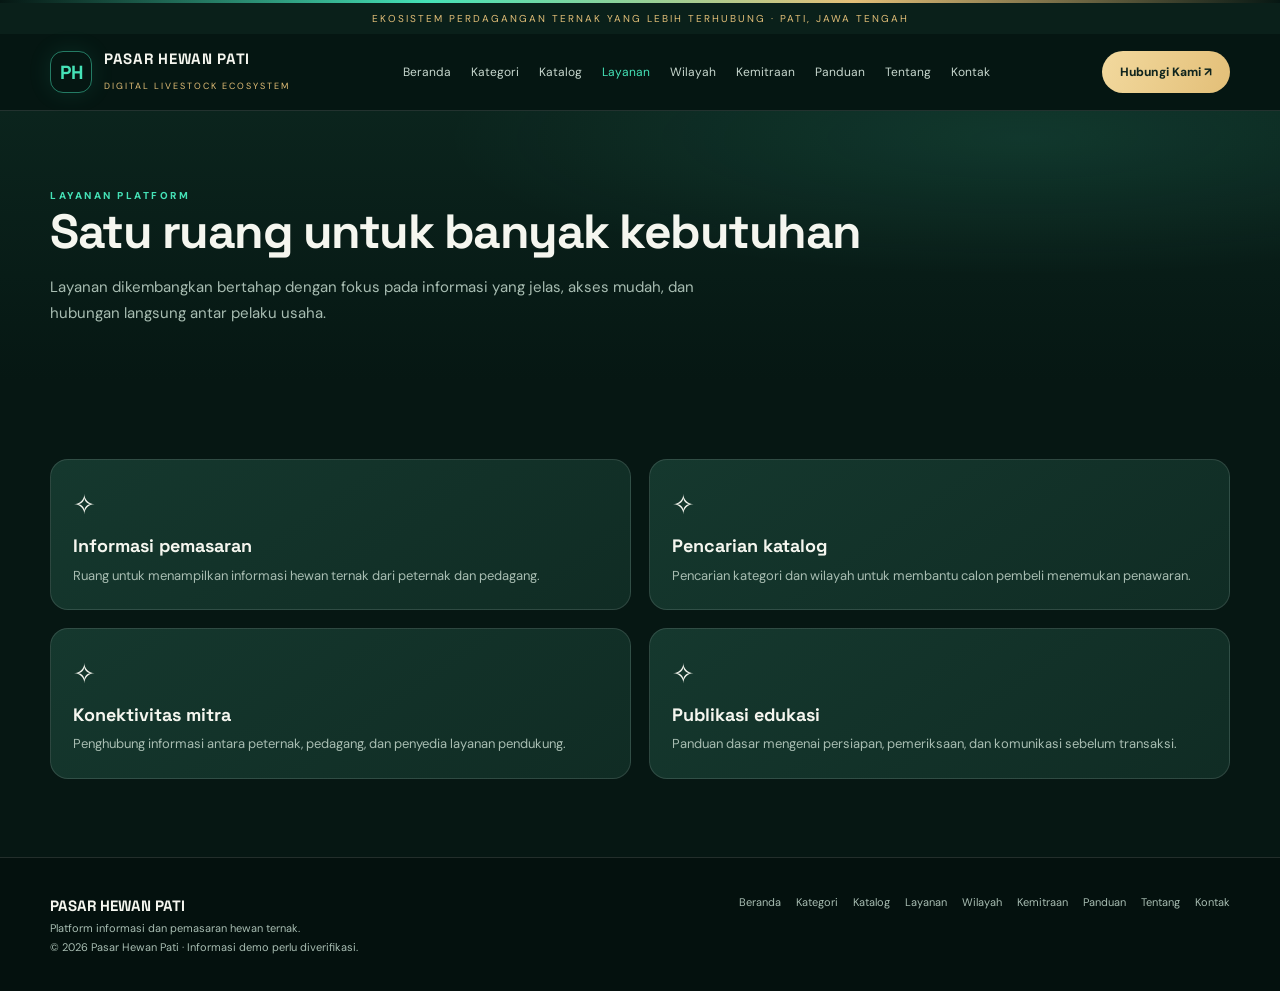
<file: layanan.html>
<!doctype html><html lang="id"><head><meta charset="utf-8"><meta name="viewport" content="width=device-width,initial-scale=1"><meta name="theme-color" content="#061713"><meta name="description" content="Layanan informasi dan konektivitas perdagangan ternak."><title>Layanan | PASAR HEWAN PATI</title><link rel="stylesheet" href="assets/style.css"></head><body><div class="topline"></div><div class="announcement">Ekosistem perdagangan ternak yang lebih terhubung · Pati, Jawa Tengah</div><header><div class="container nav"><a class="brand" href="index.html"><span class="brand-mark">PH</span><span><span class="brand-name">PASAR HEWAN PATI</span><br><span class="brand-sub">DIGITAL LIVESTOCK ECOSYSTEM</span></span></a><button class="menu-toggle" aria-label="Buka menu" aria-expanded="false">☰</button><nav class="nav-links"><a href="index.html">Beranda</a><a href="kategori.html">Kategori</a><a href="katalog.html">Katalog</a><a href="layanan.html" class="active">Layanan</a><a href="wilayah.html">Wilayah</a><a href="kemitraan.html">Kemitraan</a><a href="panduan.html">Panduan</a><a href="tentang.html">Tentang</a><a href="kontak.html">Kontak</a></nav><a class="btn nav-cta" href="kontak.html">Hubungi Kami ↗</a></div></header><div class="page-hero"><div class="container"><div class="kicker">Layanan platform</div><h1>Satu ruang untuk banyak kebutuhan</h1><p>Layanan dikembangkan bertahap dengan fokus pada informasi yang jelas, akses mudah, dan hubungan langsung antar pelaku usaha.</p></div></div><main><section><div class="container grid two"><div class="card"><div class="icon">✧</div><h3>Informasi pemasaran</h3><p>Ruang untuk menampilkan informasi hewan ternak dari peternak dan pedagang.</p></div><div class="card"><div class="icon">✧</div><h3>Pencarian katalog</h3><p>Pencarian kategori dan wilayah untuk membantu calon pembeli menemukan penawaran.</p></div><div class="card"><div class="icon">✧</div><h3>Konektivitas mitra</h3><p>Penghubung informasi antara peternak, pedagang, dan penyedia layanan pendukung.</p></div><div class="card"><div class="icon">✧</div><h3>Publikasi edukasi</h3><p>Panduan dasar mengenai persiapan, pemeriksaan, dan komunikasi sebelum transaksi.</p></div></div></section></main><footer><div class="container footer-row"><div><strong style="font-family:'Space Grotesk'">PASAR HEWAN PATI</strong><p>Platform informasi dan pemasaran hewan ternak.</p><p>© 2026 Pasar Hewan Pati · Informasi demo perlu diverifikasi.</p></div><div class="footer-links"><a href="index.html">Beranda</a><a href="kategori.html">Kategori</a><a href="katalog.html">Katalog</a><a href="layanan.html">Layanan</a><a href="wilayah.html">Wilayah</a><a href="kemitraan.html">Kemitraan</a><a href="panduan.html">Panduan</a><a href="tentang.html">Tentang</a><a href="kontak.html">Kontak</a></div></div></footer><script src="assets/script.js"></script></body></html>
</file>
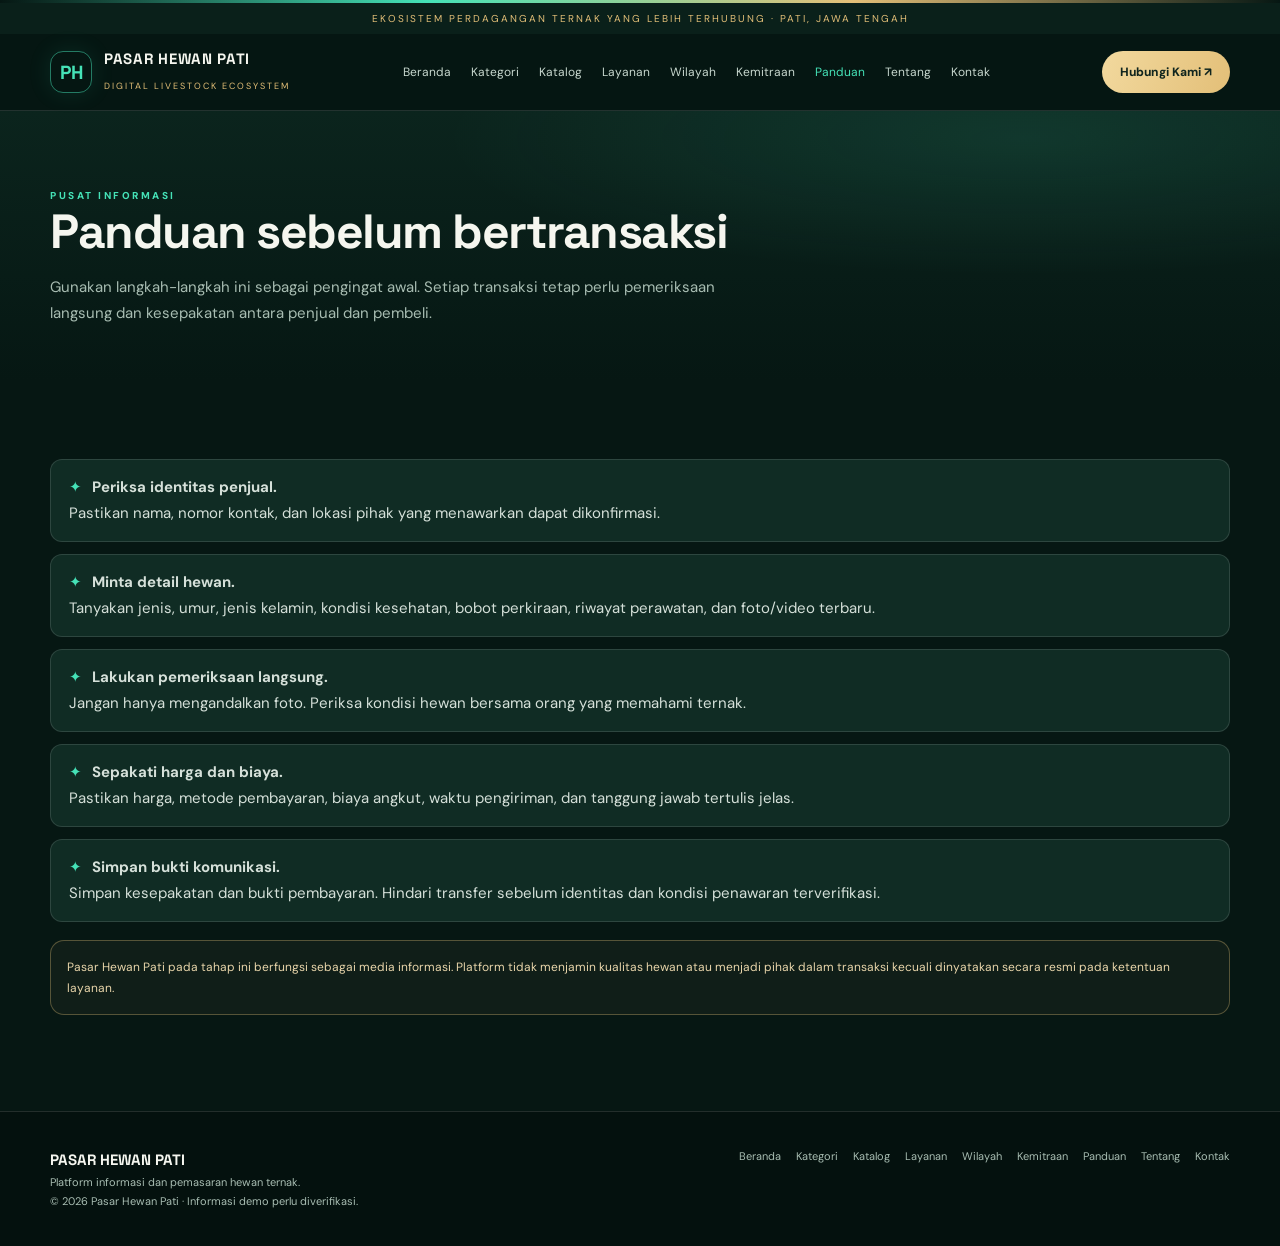
<file: panduan.html>
<!doctype html><html lang="id"><head><meta charset="utf-8"><meta name="viewport" content="width=device-width,initial-scale=1"><meta name="theme-color" content="#061713"><meta name="description" content="Panduan awal komunikasi dan transaksi hewan ternak."><title>Panduan | PASAR HEWAN PATI</title><link rel="stylesheet" href="assets/style.css"></head><body><div class="topline"></div><div class="announcement">Ekosistem perdagangan ternak yang lebih terhubung · Pati, Jawa Tengah</div><header><div class="container nav"><a class="brand" href="index.html"><span class="brand-mark">PH</span><span><span class="brand-name">PASAR HEWAN PATI</span><br><span class="brand-sub">DIGITAL LIVESTOCK ECOSYSTEM</span></span></a><button class="menu-toggle" aria-label="Buka menu" aria-expanded="false">☰</button><nav class="nav-links"><a href="index.html">Beranda</a><a href="kategori.html">Kategori</a><a href="katalog.html">Katalog</a><a href="layanan.html">Layanan</a><a href="wilayah.html">Wilayah</a><a href="kemitraan.html">Kemitraan</a><a href="panduan.html" class="active">Panduan</a><a href="tentang.html">Tentang</a><a href="kontak.html">Kontak</a></nav><a class="btn nav-cta" href="kontak.html">Hubungi Kami ↗</a></div></header><div class="page-hero"><div class="container"><div class="kicker">Pusat informasi</div><h1>Panduan sebelum bertransaksi</h1><p>Gunakan langkah-langkah ini sebagai pengingat awal. Setiap transaksi tetap perlu pemeriksaan langsung dan kesepakatan antara penjual dan pembeli.</p></div></div><main><section><div class="container"><ol class="list"><li><strong>Periksa identitas penjual.</strong><br>Pastikan nama, nomor kontak, dan lokasi pihak yang menawarkan dapat dikonfirmasi.</li><li><strong>Minta detail hewan.</strong><br>Tanyakan jenis, umur, jenis kelamin, kondisi kesehatan, bobot perkiraan, riwayat perawatan, dan foto/video terbaru.</li><li><strong>Lakukan pemeriksaan langsung.</strong><br>Jangan hanya mengandalkan foto. Periksa kondisi hewan bersama orang yang memahami ternak.</li><li><strong>Sepakati harga dan biaya.</strong><br>Pastikan harga, metode pembayaran, biaya angkut, waktu pengiriman, dan tanggung jawab tertulis jelas.</li><li><strong>Simpan bukti komunikasi.</strong><br>Simpan kesepakatan dan bukti pembayaran. Hindari transfer sebelum identitas dan kondisi penawaran terverifikasi.</li></ol><div class="notice">Pasar Hewan Pati pada tahap ini berfungsi sebagai media informasi. Platform tidak menjamin kualitas hewan atau menjadi pihak dalam transaksi kecuali dinyatakan secara resmi pada ketentuan layanan.</div></div></section></main><footer><div class="container footer-row"><div><strong style="font-family:'Space Grotesk'">PASAR HEWAN PATI</strong><p>Platform informasi dan pemasaran hewan ternak.</p><p>© 2026 Pasar Hewan Pati · Informasi demo perlu diverifikasi.</p></div><div class="footer-links"><a href="index.html">Beranda</a><a href="kategori.html">Kategori</a><a href="katalog.html">Katalog</a><a href="layanan.html">Layanan</a><a href="wilayah.html">Wilayah</a><a href="kemitraan.html">Kemitraan</a><a href="panduan.html">Panduan</a><a href="tentang.html">Tentang</a><a href="kontak.html">Kontak</a></div></div></footer><script src="assets/script.js"></script></body></html>
</file>
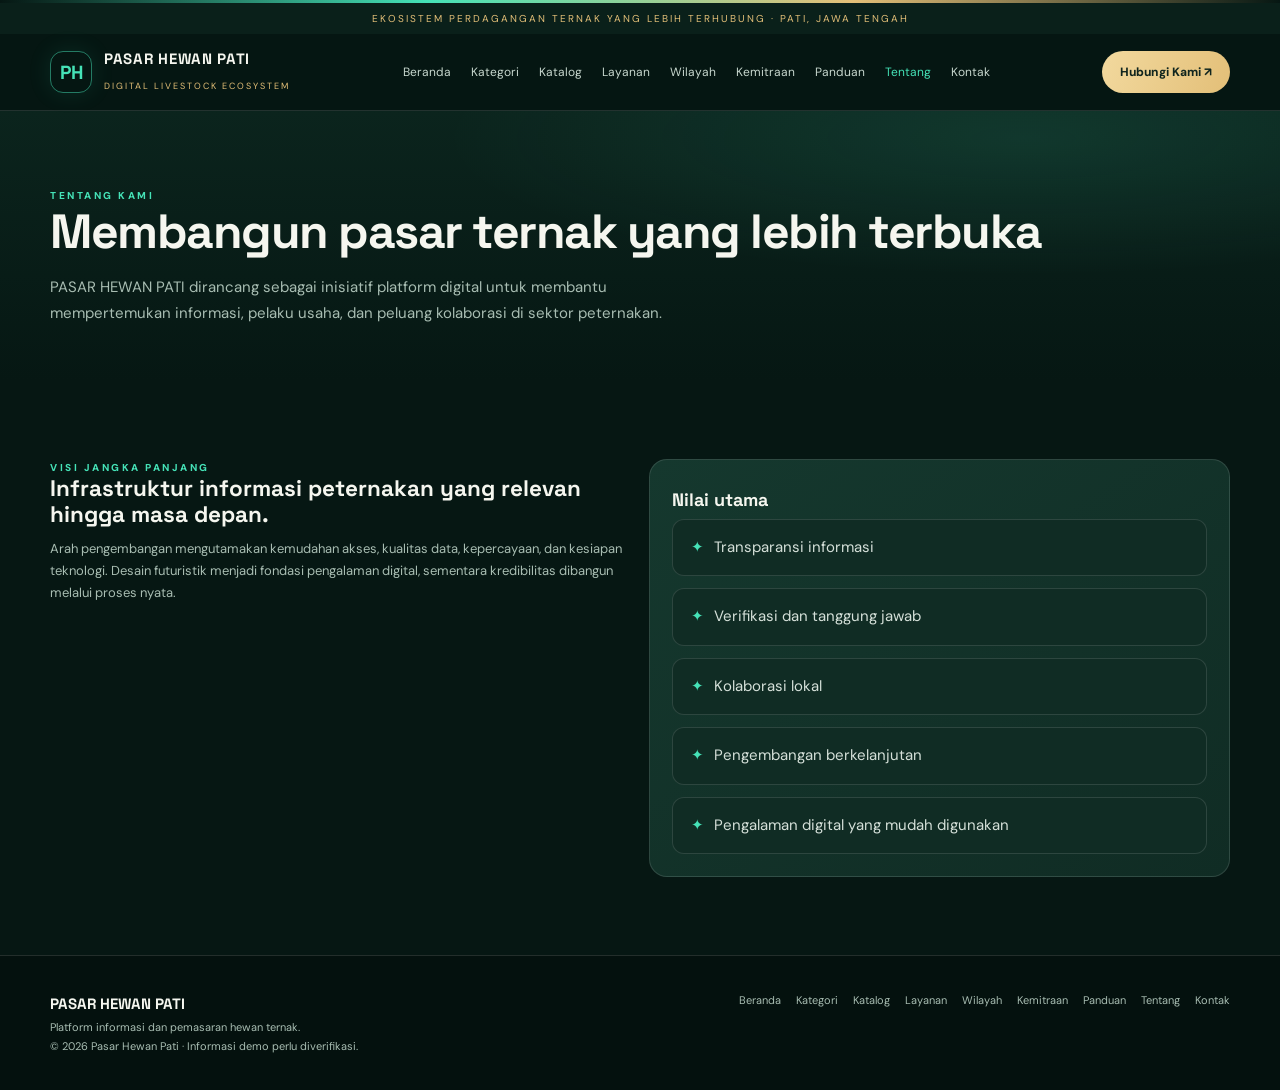
<file: tentang.html>
<!doctype html><html lang="id"><head><meta charset="utf-8"><meta name="viewport" content="width=device-width,initial-scale=1"><meta name="theme-color" content="#061713"><meta name="description" content="Profil dan visi Pasar Hewan Pati."><title>Tentang | PASAR HEWAN PATI</title><link rel="stylesheet" href="assets/style.css"></head><body><div class="topline"></div><div class="announcement">Ekosistem perdagangan ternak yang lebih terhubung · Pati, Jawa Tengah</div><header><div class="container nav"><a class="brand" href="index.html"><span class="brand-mark">PH</span><span><span class="brand-name">PASAR HEWAN PATI</span><br><span class="brand-sub">DIGITAL LIVESTOCK ECOSYSTEM</span></span></a><button class="menu-toggle" aria-label="Buka menu" aria-expanded="false">☰</button><nav class="nav-links"><a href="index.html">Beranda</a><a href="kategori.html">Kategori</a><a href="katalog.html">Katalog</a><a href="layanan.html">Layanan</a><a href="wilayah.html">Wilayah</a><a href="kemitraan.html">Kemitraan</a><a href="panduan.html">Panduan</a><a href="tentang.html" class="active">Tentang</a><a href="kontak.html">Kontak</a></nav><a class="btn nav-cta" href="kontak.html">Hubungi Kami ↗</a></div></header><div class="page-hero"><div class="container"><div class="kicker">Tentang kami</div><h1>Membangun pasar ternak yang lebih terbuka</h1><p>PASAR HEWAN PATI dirancang sebagai inisiatif platform digital untuk membantu mempertemukan informasi, pelaku usaha, dan peluang kolaborasi di sektor peternakan.</p></div></div><main><section><div class="container grid two"><div><div class="kicker">Visi jangka panjang</div><h2>Infrastruktur informasi peternakan yang relevan hingga masa depan.</h2><p class="section-desc">Arah pengembangan mengutamakan kemudahan akses, kualitas data, kepercayaan, dan kesiapan teknologi. Desain futuristik menjadi fondasi pengalaman digital, sementara kredibilitas dibangun melalui proses nyata.</p></div><div class="card"><h3>Nilai utama</h3><ul class="list"><li>Transparansi informasi</li><li>Verifikasi dan tanggung jawab</li><li>Kolaborasi lokal</li><li>Pengembangan berkelanjutan</li><li>Pengalaman digital yang mudah digunakan</li></ul></div></div></section></main><footer><div class="container footer-row"><div><strong style="font-family:'Space Grotesk'">PASAR HEWAN PATI</strong><p>Platform informasi dan pemasaran hewan ternak.</p><p>© 2026 Pasar Hewan Pati · Informasi demo perlu diverifikasi.</p></div><div class="footer-links"><a href="index.html">Beranda</a><a href="kategori.html">Kategori</a><a href="katalog.html">Katalog</a><a href="layanan.html">Layanan</a><a href="wilayah.html">Wilayah</a><a href="kemitraan.html">Kemitraan</a><a href="panduan.html">Panduan</a><a href="tentang.html">Tentang</a><a href="kontak.html">Kontak</a></div></div></footer><script src="assets/script.js"></script></body></html>
</file>
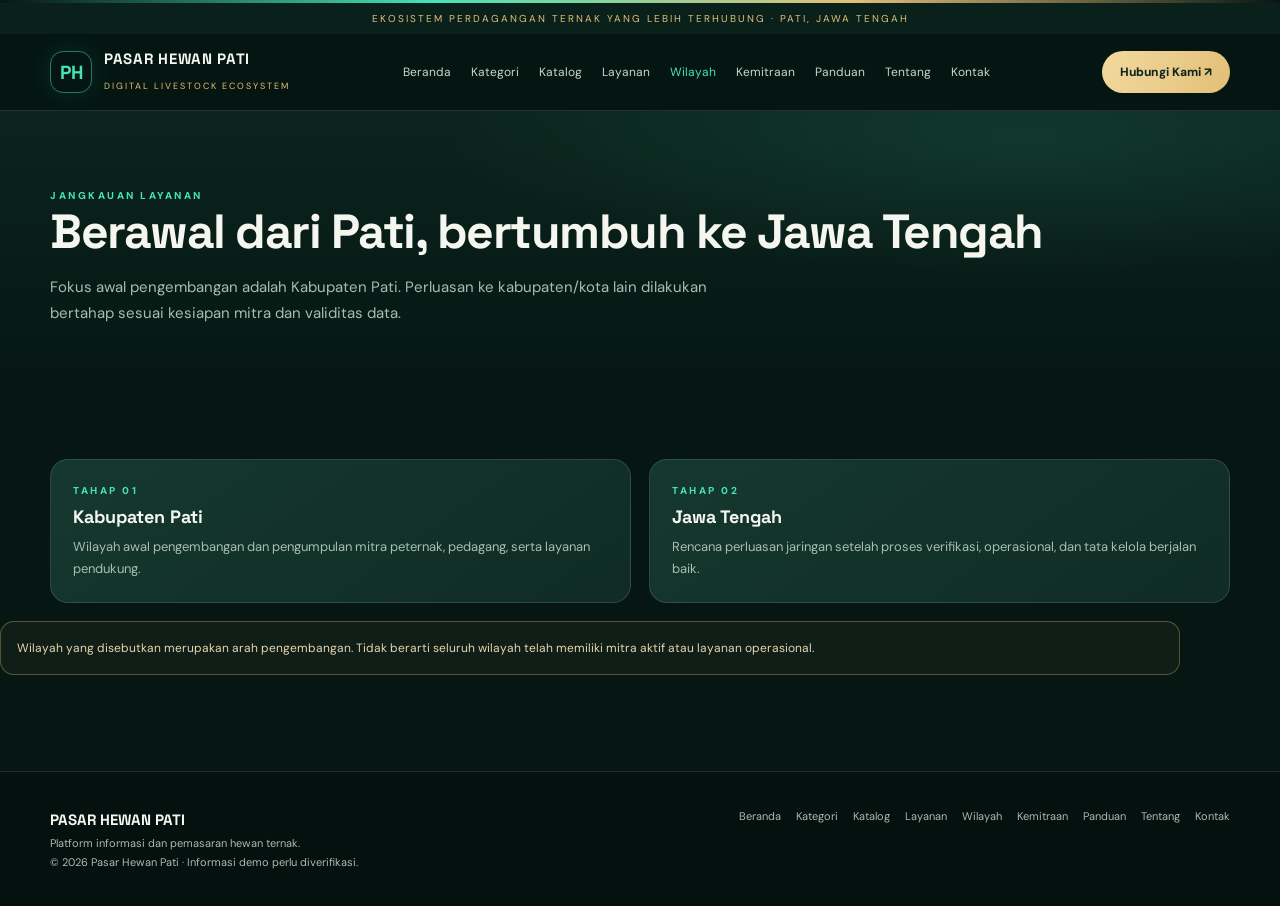
<file: wilayah.html>
<!doctype html><html lang="id"><head><meta charset="utf-8"><meta name="viewport" content="width=device-width,initial-scale=1"><meta name="theme-color" content="#061713"><meta name="description" content="Cakupan pengembangan Pasar Hewan Pati."><title>Wilayah | PASAR HEWAN PATI</title><link rel="stylesheet" href="assets/style.css"></head><body><div class="topline"></div><div class="announcement">Ekosistem perdagangan ternak yang lebih terhubung · Pati, Jawa Tengah</div><header><div class="container nav"><a class="brand" href="index.html"><span class="brand-mark">PH</span><span><span class="brand-name">PASAR HEWAN PATI</span><br><span class="brand-sub">DIGITAL LIVESTOCK ECOSYSTEM</span></span></a><button class="menu-toggle" aria-label="Buka menu" aria-expanded="false">☰</button><nav class="nav-links"><a href="index.html">Beranda</a><a href="kategori.html">Kategori</a><a href="katalog.html">Katalog</a><a href="layanan.html">Layanan</a><a href="wilayah.html" class="active">Wilayah</a><a href="kemitraan.html">Kemitraan</a><a href="panduan.html">Panduan</a><a href="tentang.html">Tentang</a><a href="kontak.html">Kontak</a></nav><a class="btn nav-cta" href="kontak.html">Hubungi Kami ↗</a></div></header><div class="page-hero"><div class="container"><div class="kicker">Jangkauan layanan</div><h1>Berawal dari Pati, bertumbuh ke Jawa Tengah</h1><p>Fokus awal pengembangan adalah Kabupaten Pati. Perluasan ke kabupaten/kota lain dilakukan bertahap sesuai kesiapan mitra dan validitas data.</p></div></div><main><section><div class="container grid two"><div class="card"><div class="kicker">Tahap 01</div><h3>Kabupaten Pati</h3><p>Wilayah awal pengembangan dan pengumpulan mitra peternak, pedagang, serta layanan pendukung.</p></div><div class="card"><div class="kicker">Tahap 02</div><h3>Jawa Tengah</h3><p>Rencana perluasan jaringan setelah proses verifikasi, operasional, dan tata kelola berjalan baik.</p></div></div><div class="container notice">Wilayah yang disebutkan merupakan arah pengembangan. Tidak berarti seluruh wilayah telah memiliki mitra aktif atau layanan operasional.</div></section></main><footer><div class="container footer-row"><div><strong style="font-family:'Space Grotesk'">PASAR HEWAN PATI</strong><p>Platform informasi dan pemasaran hewan ternak.</p><p>© 2026 Pasar Hewan Pati · Informasi demo perlu diverifikasi.</p></div><div class="footer-links"><a href="index.html">Beranda</a><a href="kategori.html">Kategori</a><a href="katalog.html">Katalog</a><a href="layanan.html">Layanan</a><a href="wilayah.html">Wilayah</a><a href="kemitraan.html">Kemitraan</a><a href="panduan.html">Panduan</a><a href="tentang.html">Tentang</a><a href="kontak.html">Kontak</a></div></div></footer><script src="assets/script.js"></script></body></html>
</file>
<file: assets/style.css>
@import url('https://fonts.googleapis.com/css2?family=DM+Sans:wght@400;500;600;700;800&family=Space+Grotesk:wght@400;500;600;700&display=swap');
:root{--bg:#061713;--bg2:#0a211b;--panel:#102c24;--panel2:#15382e;--teal:#45e2b7;--gold:#e3bf78;--white:#f5f6ef;--muted:#a8bdb2;--line:rgba(255,255,255,.12);--max:1180px}*{box-sizing:border-box;margin:0;padding:0}html{scroll-behavior:smooth}body{background:var(--bg);color:var(--white);font:15px/1.7 'DM Sans',sans-serif}a{color:inherit;text-decoration:none}button,input,select,textarea{font:inherit}.container{width:min(var(--max),calc(100% - 40px));margin:auto}.topline{height:3px;background:linear-gradient(90deg,transparent,var(--teal),var(--gold),transparent)}.announcement{text-align:center;padding:7px 12px;background:#0a201a;color:var(--gold);font-size:10px;letter-spacing:2px;text-transform:uppercase}header{position:sticky;top:0;z-index:20;background:rgba(6,23,19,.93);backdrop-filter:blur(16px);border-bottom:1px solid var(--line)}.nav{min-height:76px;display:flex;align-items:center;justify-content:space-between;gap:20px}.brand{display:flex;align-items:center;gap:12px}.brand-mark{width:42px;height:42px;display:grid;place-items:center;border:1px solid #45e2b780;border-radius:13px;color:var(--teal);font:700 19px 'Space Grotesk';box-shadow:0 0 24px #45e2b71a}.brand-name{font:700 15px 'Space Grotesk';letter-spacing:.7px}.brand-sub{font-size:9px;color:var(--gold);letter-spacing:2px}.nav-links{display:flex;align-items:center;gap:20px}.nav-links a{font-size:12px;color:#c7d7ce}.nav-links a:hover,.nav-links a.active{color:var(--teal)}.btn,.btn-outline{display:inline-flex;align-items:center;justify-content:center;padding:11px 18px;border-radius:999px;font-size:12px;font-weight:800;transition:.2s}.btn{background:linear-gradient(110deg,#f2d99e,var(--gold));color:#10251e}.btn:hover,.btn-outline:hover{transform:translateY(-2px);box-shadow:0 8px 25px #45e2b71a}.btn-outline{border:1px solid #ffffff55;color:var(--white)}.menu-toggle{display:none;background:transparent;border:1px solid var(--line);border-radius:10px;color:white;padding:7px 12px;font-size:20px}.hero{min-height:540px;display:flex;align-items:center;position:relative;overflow:hidden;background:linear-gradient(90deg,#041610 0%,#041610e8 45%,#04161055 100%),linear-gradient(0deg,var(--bg),transparent 30%),url('https://images.unsplash.com/photo-1516467508483-a7212febe31a?auto=format&fit=crop&w=2000&q=85') center/cover}.hero:after{content:'';position:absolute;inset:0;background:radial-gradient(circle at 75% 40%,#45e2b722,transparent 35%);pointer-events:none}.hero-content{position:relative;z-index:1;max-width:760px;padding:90px 0}.eyebrow,.kicker{color:var(--teal);font-size:10px;font-weight:800;letter-spacing:2.5px;text-transform:uppercase}.eyebrow{display:flex;align-items:center;gap:10px;margin-bottom:20px}.eyebrow:before{content:'';width:28px;height:1px;background:var(--teal)}h1,h2,h3{font-family:'Space Grotesk';line-height:1.15}h1{font-size:clamp(40px,7vw,76px);letter-spacing:-2.8px}h1 span{color:var(--gold)}.lead{max-width:640px;color:#d1dfd7;margin:22px 0 28px;font-size:16px}.actions{display:flex;flex-wrap:wrap;gap:12px}.hero-note{margin-top:28px;color:var(--muted);font-size:11px}.hero-note strong{color:var(--gold)}section{padding:78px 0}.section-head{display:flex;justify-content:space-between;align-items:end;gap:20px;margin-bottom:28px}.section-head h2,.page-hero h1{font-size:clamp(30px,4vw,48px);letter-spacing:-1.5px}.section-desc{color:var(--muted);max-width:600px;margin-top:10px;font-size:13px}.grid{display:grid;grid-template-columns:repeat(3,1fr);gap:18px}.grid.two{grid-template-columns:repeat(2,1fr)}.grid.four{grid-template-columns:repeat(4,1fr)}.card{background:linear-gradient(145deg,var(--panel2),var(--panel));border:1px solid var(--line);border-radius:18px;padding:22px;transition:.25s}.card:hover{transform:translateY(-4px);border-color:#45e2b766}.card h3{font-size:18px;margin:8px 0}.card p,.muted{color:var(--muted);font-size:13px}.icon{font-size:27px}.tag{display:inline-block;color:var(--teal);font-size:10px;letter-spacing:1.5px;text-transform:uppercase}.page-hero{padding:76px 0 55px;background:radial-gradient(ellipse at 80% 10%,#45e2b71c,transparent 40%),linear-gradient(180deg,#0b241d,var(--bg))}.page-hero p{max-width:680px;color:var(--muted);margin-top:16px}.band{background:#091f19}.stats{display:grid;grid-template-columns:repeat(3,1fr);border:1px solid var(--line);border-radius:18px;background:#102c24;overflow:hidden;margin-top:-35px;position:relative;z-index:2}.stat{text-align:center;padding:22px}.stat+.stat{border-left:1px solid var(--line)}.stat strong{display:block;color:var(--gold);font:700 25px 'Space Grotesk'}.stat span{color:var(--muted);font-size:11px}.animal{padding:0;overflow:hidden}.animal img{width:100%;height:210px;object-fit:cover}.animal-body{padding:18px}.animal-price{color:var(--gold);font:700 20px 'Space Grotesk';margin:12px 0}.tools{display:flex;gap:10px;flex-wrap:wrap;margin-bottom:22px}.tools input,.tools select,.field input,.field select,.field textarea{background:#102c24;color:white;border:1px solid var(--line);border-radius:11px;padding:12px 14px;min-height:46px;outline:none}.tools input{flex:1;min-width:220px}.tools select{min-width:150px}.tools input:focus,.tools select:focus,.field input:focus,.field textarea:focus{border-color:var(--teal)}.field{display:grid;gap:6px;margin-bottom:14px}.field label{font-size:12px;color:var(--muted)}.field textarea{min-height:120px;resize:vertical}.notice{border:1px solid #e3bf7855;background:#e3bf780c;color:#e8d5aa;border-radius:14px;padding:16px;font-size:12px;margin:18px 0}.list{display:grid;gap:12px}.list li{list-style:none;background:#102c24;border:1px solid var(--line);padding:15px 18px;border-radius:12px;color:#d5e0d9}.list li:before{content:'✦';color:var(--teal);margin-right:10px}footer{border-top:1px solid var(--line);padding:35px 0;background:#04110e}.footer-row{display:flex;justify-content:space-between;gap:20px;flex-wrap:wrap}.footer-row p{color:var(--muted);font-size:11px}.footer-links{display:flex;gap:15px;flex-wrap:wrap;font-size:11px;color:var(--muted)}.empty{display:none;color:var(--muted);padding:20px}.small{font-size:11px;color:var(--muted)}@media(max-width:900px){.nav-links{gap:12px}.nav-links a{font-size:11px}.grid.four{grid-template-columns:repeat(2,1fr)}}@media(max-width:720px){.menu-toggle{display:block}.nav-links{display:none;position:absolute;top:76px;left:0;right:0;padding:18px 22px;background:#071b17;border-bottom:1px solid var(--line);flex-direction:column;align-items:stretch}.nav-links.open{display:flex}.nav-links a{padding:7px}.nav-cta{display:none}.hero{min-height:520px}.grid,.grid.two{grid-template-columns:1fr}.stats{grid-template-columns:1fr}.stat+.stat{border-left:0;border-top:1px solid var(--line)}section{padding:60px 0}.section-head{display:block}.grid.four{grid-template-columns:1fr 1fr}}@media(max-width:420px){.grid.four{grid-template-columns:1fr}.container{width:min(var(--max),calc(100% - 28px))}}
</file>
